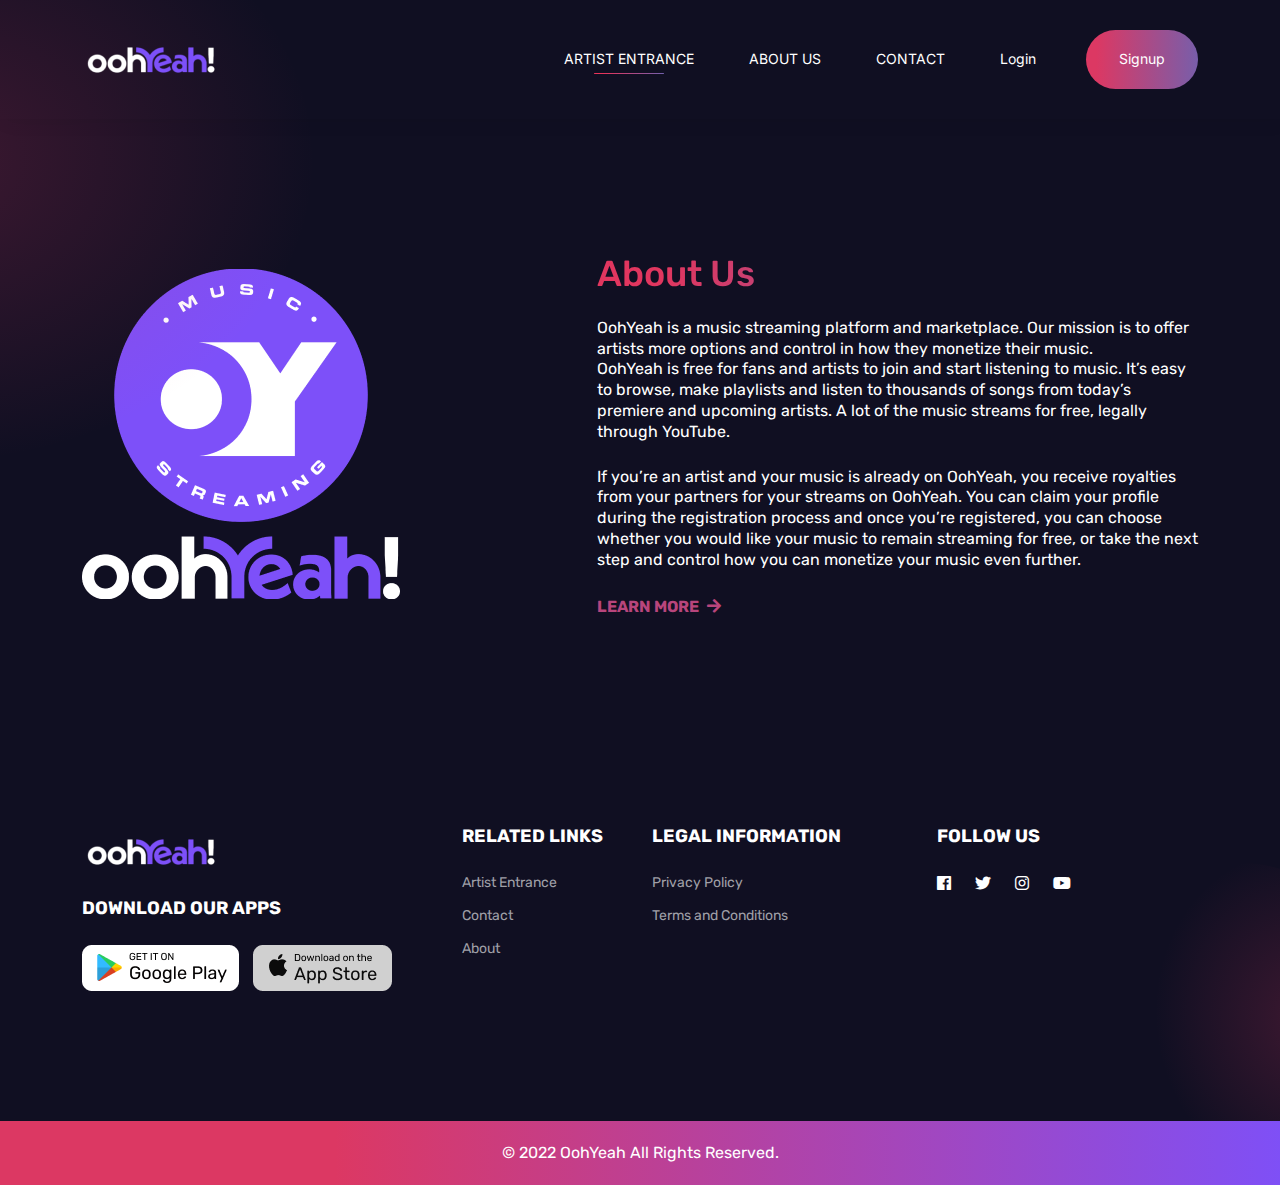
<file: about.html>
<!DOCTYPE html>
<html lang="en-US">
  <head>
    <meta charset="UTF-8" />
    <meta name="viewport" content="width=device-width, initial-scale=1.0" />
    <title>Home</title>
    <link rel="stylesheet" href="assets/plugin/css/bootstrap.min.css" />
    <link rel="stylesheet" href="fonts/font-awesome/css/all.min.css" />
    <link rel="stylesheet" href="assets/plugin/css/slick.css" />
    <link rel="stylesheet" href="assets/css/header.css" />
    <link rel="stylesheet" href="assets/css/hero.css" />
    <link rel="stylesheet" href="assets/css/advantage.css" />
    <link rel="stylesheet" href="assets/css/about.css" />
    <link rel="stylesheet" href="assets/css/offer.css" />
    <link rel="stylesheet" href="assets/css/profile.css" />
    <link rel="stylesheet" href="assets/css/get-start.css" />
    <link rel="stylesheet" href="assets/css/artist.css" />
    <link rel="stylesheet" href="assets/css/about-page.css" />
    <link rel="stylesheet" href="assets/css/footer.css" />

    <link href="https://fonts.googleapis.com/css2?family=Inter:wght@300;400;500;600;700;800;900&family=Rubik:ital,wght@0,300;0,400;0,500;0,600;0,700;0,800;0,900;1,300;1,400;1,500;1,600&display=swap" rel="stylesheet">
  </head>
  <body class="home-page">
  
    <div class="site-wrapper">
      <header class="header">
        <div class="container">
          <div class="header-wrap">
            <div class="site-logo">
              <a href="#" class="logo-link"><img src="assets/images/Logo.png" alt=""></a>
            </div>
            <div class="navigation">
              <ul class="main-menu">
                <li class="current-item"><a href="#">ARTIST ENTRANCE </a></li>
                <li><a href="#">ABOUT US</a></li>
                <li><a href="#">CONTACT</a></li>
                <li><a href="#">Login</a></li>
                <li><a href="#" class="btn-primery">Signup</a></li>
              </ul>
            </div>
            <div class="menu-toggle"><i class="fas fa-bars"></i></div>
          </div>
                             
        </div>
      </header>

      <!-- about section -->
      <section class="about-sec about-page-sec">
        <div class="container">
          <div class="row align-items-center">
            <div class="col-lg-5">
              <div class="about-img">
                <img src="assets/images/about-img.png" alt="" class="img-fluid">
              </div>
            </div>
            <div class="col-lg-7">
              <div class="hero-content about-page-content about-content">
                <h2>About Us</h2>
                <p>OohYeah is a music streaming platform and marketplace.  Our mission is to offer artists more options and control in how they monetize their music. <br>
                    OohYeah is free for fans and artists to join and start listening to music. It’s easy to browse, make playlists and listen to thousands of songs from today’s premiere and upcoming artists.  A lot of the music streams for free, legally through YouTube.
                    </p>
                <p>If you’re an artist and your music is already on OohYeah, you receive royalties from your partners for your streams on OohYeah.  You can claim your profile during the registration process and once you’re registered, you can choose whether you would like your music to remain streaming for free, or take the next step and control how you can monetize your music even further. </p>
                <a href="#">LEARN MORE <i class="fas fa-arrow-right"></i></a>
              </div>
            </div>
          </div>
        </div>
      </section>
      <!-- about section -->





      <!-- footer -->
      <footer class="footer">
        <div class="footer-main">
          <div class="container">
            <div class="row">
              <div class="col-lg-4">
                <div class="footer-content">
                  <img src="assets/images/Logo.png" alt="" class="img-fluid footer-logo">
                  <h3 class="footer-title">DOWNLOAD OUR APPS</h3>
                  <div class="hero-btn">
                    <a href="#"><img src="assets/images/playstore.png" alt="" class="img-fluid"></a>
                    <a href="#"><img src="assets/images/appstore.png" alt="" class="img-fluid"></a>
                  </div>
                </div>
              </div>
              <div class="col-lg-2">
                <div class="footer-content">
                  <h3 class="footer-title">RELATED LINKS</h3>
                  <ul class="footer-links">
                    <li><a href="#">Artist Entrance</a></li>
                    <li><a href="#">Contact</a></li>
                    <li><a href="#">About</a></li>
                  </ul>
                </div>
              </div>
              <div class="col-lg-3">
                <div class="footer-content">
                  <h3 class="footer-title">LEGAL INFORMATION</h3>
                  <ul class="footer-links">
                    <li><a href="#">Privacy Policy</a></li>
                    <li><a href="#">Terms and Conditions</a></li>
                  </ul>
                </div>
              </div>
              <div class="col-lg-3">
                <div class="footer-content">
                  <h3 class="footer-title">FOLLOW US </h3>
                  <div class="social-links">
                    <a href="#"><i class="fab fa-facebook"></i></a>
                    <a href="#"><i class="fab fa-twitter"></i></a>
                    <a href="#"><i class="fab fa-instagram"></i></a>
                    <a href="#"><i class="fab fa-youtube"></i></a>
                  </div>
                </div>
              </div>
            </div>
          </div>
        </div>
      </div>
      <div class="footer-copyright">
        <div class="container">
          <p class="copyright">© 2022 OohYeah All Rights Reserved.</p>
        </div>
      </div>
      </footer>
      <!-- footer -->
      



    </div>




    <script src="assets/js/jquery.js"></script>
    <script src="assets/js/bootstrap.min.js"></script>
    <script src="assets/js/slick.min.js"></script>
    <script src="assets/js/main.js"></script>
  </body>
</html>
</file>
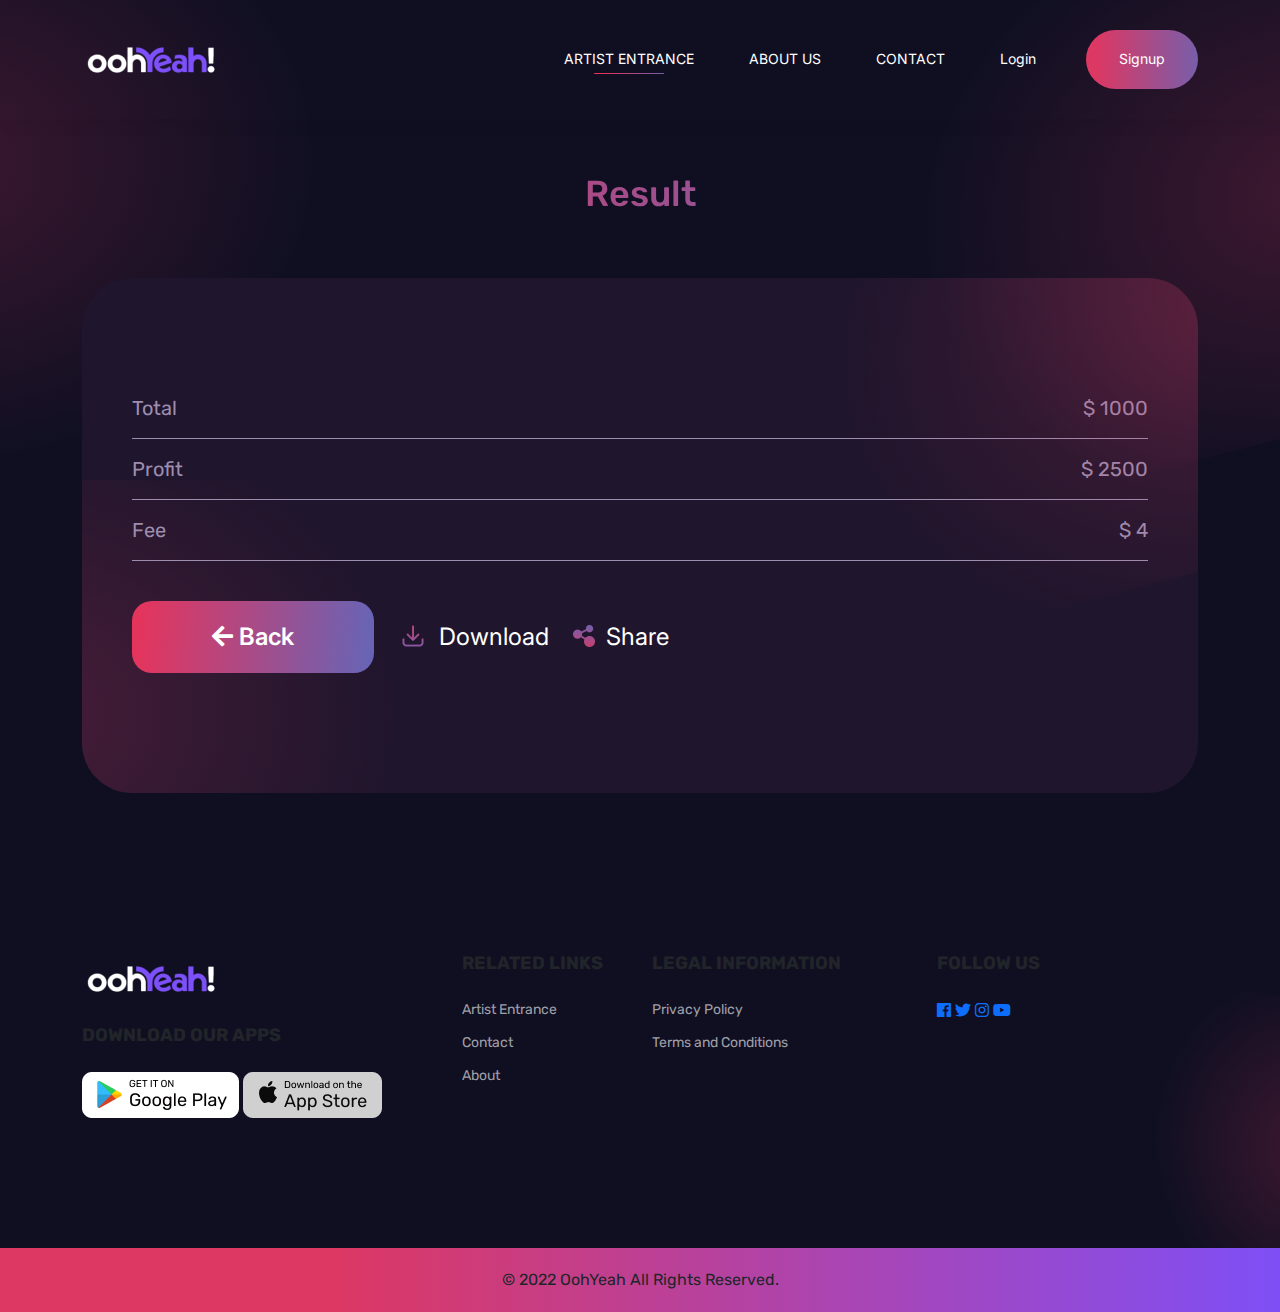
<file: estimate-result.html>
<!DOCTYPE html>
<html lang="en-US">
  <head>
    <meta charset="UTF-8" />
    <meta name="viewport" content="width=device-width, initial-scale=1.0" />
    <title>Estimation</title>
    <link rel="stylesheet" href="assets/plugin/css/bootstrap.min.css" />
    <link rel="stylesheet" href="fonts/font-awesome/css/all.min.css" />
    <link rel="stylesheet" href="assets/css/header.css" />
    <link rel="stylesheet" href="assets/css/estimation.css">
    <link rel="stylesheet" href="assets/css/footer.css">
    <link href="https://fonts.googleapis.com/css2?family=Inter:wght@300;400;500;600;700;800;900&family=Rubik:ital,wght@0,300;0,400;0,500;0,600;0,700;0,800;0,900;1,300;1,400;1,500;1,600&display=swap" rel="stylesheet">
  </head>
  <body>

    <header class="header">
        <div class="container">
          <div class="header-wrap">
            <div class="site-logo">
              <a href="#" class="logo-link"><img src="assets/images/Logo.png" alt=""></a>
            </div>
            <div class="navigation">
              <ul class="main-menu">
                <li class="current-item"><a href="#">ARTIST ENTRANCE </a></li>
                <li><a href="#">ABOUT US</a></li>
                <li><a href="#">CONTACT</a></li>
                <li><a href="#">Login</a></li>
                <li><a href="#" class="btn-primery">Signup</a></li>
              </ul>
            </div>
            <div class="menu-toggle"><i class="fas fa-bars"></i></div>
          </div>
                             
        </div>
      </header>
  
    <section class="estimation-sec">
        <div class="container">
            <div class="section-head">
                <h2 class="est-title">Result</h2>
            </div>
            <div class="estimate-content-area">
                <div class="estimate-form-wrap">
                    <div class="estimate-content">
                        <ul class="ec-content-list">
                            <li>
                                <span>Total</span>
                                <span>$ 1000</span>
                            </li>
                            <li>
                                <span>Profit</span>
                                <span>$ 2500</span>
                            </li>
                            <li>
                                <span>Fee</span>
                                <span>$ 4</span>
                            </li>
                        </ul>
                        <div class="est-result-btns">
                            <button class="est-back"><i class="fas fa-arrow-left"></i> Back</button>
                            <button class="est-reset"><img src="assets/images/est-download.png" alt="" class="img-fluid"> Download</button>
                            <button class="est-reset"><img src="assets/images/est-share.png" alt="" class="img-fluid"> Share</button>
                        </div>
                    </div>
                </div>
            </div>
        </div>
    </section>


    <!-- footer -->
    <footer class="footer">
        <div class="footer-main">
          <div class="container">
            <div class="row">
              <div class="col-lg-4">
                <div class="footer-content">
                  <img src="assets/images/Logo.png" alt="" class="img-fluid footer-logo">
                  <h3 class="footer-title">DOWNLOAD OUR APPS</h3>
                  <div class="hero-btn">
                    <a href="#"><img src="assets/images/playstore.png" alt="" class="img-fluid"></a>
                    <a href="#"><img src="assets/images/appstore.png" alt="" class="img-fluid"></a>
                  </div>
                </div>
              </div>
              <div class="col-lg-2">
                <div class="footer-content">
                  <h3 class="footer-title">RELATED LINKS</h3>
                  <ul class="footer-links">
                    <li><a href="#">Artist Entrance</a></li>
                    <li><a href="#">Contact</a></li>
                    <li><a href="#">About</a></li>
                  </ul>
                </div>
              </div>
              <div class="col-lg-3">
                <div class="footer-content">
                  <h3 class="footer-title">LEGAL INFORMATION</h3>
                  <ul class="footer-links">
                    <li><a href="#">Privacy Policy</a></li>
                    <li><a href="#">Terms and Conditions</a></li>
                  </ul>
                </div>
              </div>
              <div class="col-lg-3">
                <div class="footer-content">
                  <h3 class="footer-title">FOLLOW US </h3>
                  <div class="social-links">
                    <a href="#"><i class="fab fa-facebook"></i></a>
                    <a href="#"><i class="fab fa-twitter"></i></a>
                    <a href="#"><i class="fab fa-instagram"></i></a>
                    <a href="#"><i class="fab fa-youtube"></i></a>
                  </div>
                </div>
              </div>
            </div>
          </div>
        </div>
      </div>
      <div class="footer-copyright">
        <div class="container">
          <p class="copyright">© 2022 OohYeah All Rights Reserved.</p>
        </div>
      </div>
      </footer>
      <!-- footer -->




    <script src="assets/js/jquery.js"></script>
    <script src="assets/js/bootstrap.min.js"></script>
    <script src="assets/js/slick.min.js"></script>
    <script src="assets/js/main.js"></script>
  </body>
</html>
</file>
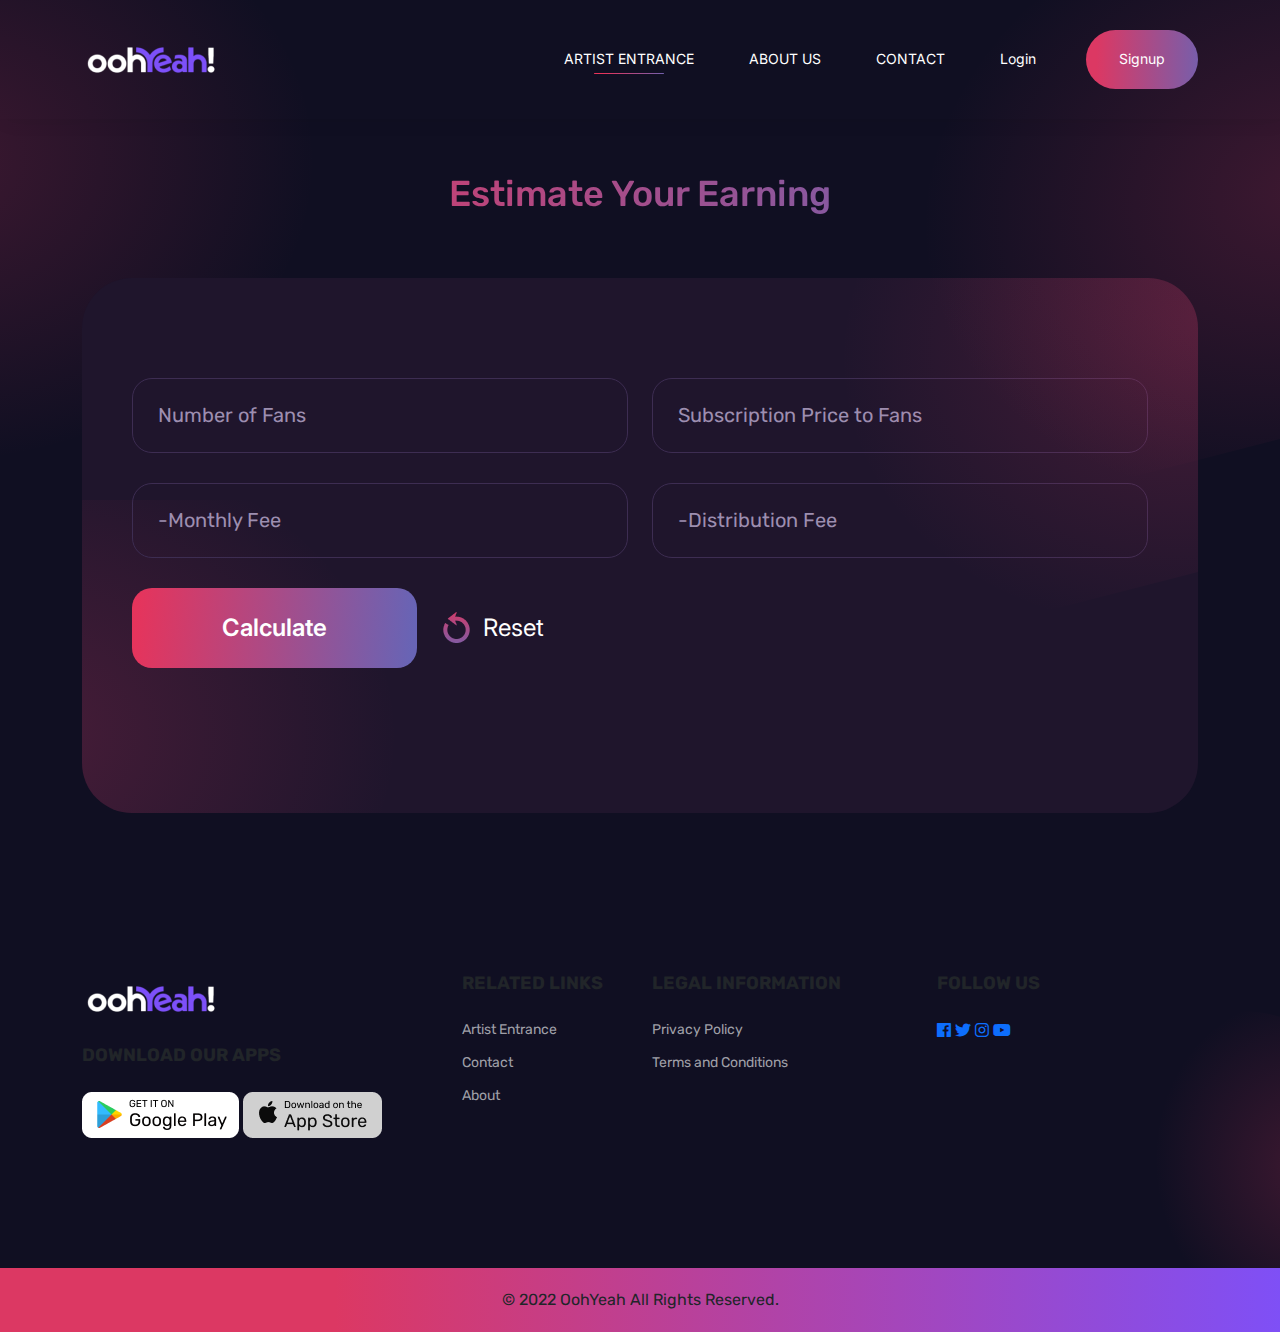
<file: estimation.html>
<!DOCTYPE html>
<html lang="en-US">
  <head>
    <meta charset="UTF-8" />
    <meta name="viewport" content="width=device-width, initial-scale=1.0" />
    <title>Estimation</title>
    <link rel="stylesheet" href="assets/plugin/css/bootstrap.min.css" />
    <link rel="stylesheet" href="fonts/font-awesome/css/all.min.css" />
    <link rel="stylesheet" href="assets/css/header.css" />
    <link rel="stylesheet" href="assets/css/estimation.css">
    <link rel="stylesheet" href="assets/css/footer.css">
    <link href="https://fonts.googleapis.com/css2?family=Inter:wght@300;400;500;600;700;800;900&family=Rubik:ital,wght@0,300;0,400;0,500;0,600;0,700;0,800;0,900;1,300;1,400;1,500;1,600&display=swap" rel="stylesheet">
  </head>
  <body>

    <header class="header">
        <div class="container">
          <div class="header-wrap">
            <div class="site-logo">
              <a href="#" class="logo-link"><img src="assets/images/Logo.png" alt=""></a>
            </div>
            <div class="navigation">
              <ul class="main-menu">
                <li class="current-item"><a href="#">ARTIST ENTRANCE </a></li>
                <li><a href="#">ABOUT US</a></li>
                <li><a href="#">CONTACT</a></li>
                <li><a href="#">Login</a></li>
                <li><a href="#" class="btn-primery">Signup</a></li>
              </ul>
            </div>
            <div class="menu-toggle"><i class="fas fa-bars"></i></div>
          </div>
                             
        </div>
      </header>
  
    <section class="estimation-sec">
        <div class="container">
            <div class="section-head">
                <h2 class="est-title">Estimate Your Earning</h2>
            </div>
            <div class="estimate-content-area">
                <div class="estimate-form-wrap">
                    <form action="#">
                        <div class="row">
                            <div class="col-lg-6">
                                <div class="estimate-field">
                                    <input type="text" name="fans" placeholder="Number of Fans" class="form-control">
                                </div>
                            </div>
                            <div class="col-lg-6">
                                <div class="estimate-field">
                                    <input type="text" name="Subscription" placeholder="Subscription Price to Fans" class="form-control">
                                </div>
                            </div>
                            <div class="col-lg-6">
                                <div class="estimate-field">
                                    <input type="text" name="monthlyfee" placeholder="-Monthly Fee" class="form-control">
                                </div>
                            </div>
                            <div class="col-lg-6">
                                <div class="estimate-field">
                                    <input type="text" name="dist-fee" placeholder="-Distribution Fee" class="form-control">
                                </div>
                            </div>
                            <div class="col-12">
                                <div class="estimate-field">
                                    <button class="est-submit">Calculate</button>
                                    <button class="est-reset"><img src="assets/images/reset.png" alt="Reset" class="img-fluid"> Reset</button>
                                </div>
                            </div>
                        </div>
                    </form>
                </div>
            </div>
        </div>
    </section>


    <!-- footer -->
    <footer class="footer">
        <div class="footer-main">
          <div class="container">
            <div class="row">
              <div class="col-lg-4">
                <div class="footer-content">
                  <img src="assets/images/Logo.png" alt="" class="img-fluid footer-logo">
                  <h3 class="footer-title">DOWNLOAD OUR APPS</h3>
                  <div class="hero-btn">
                    <a href="#"><img src="assets/images/playstore.png" alt="" class="img-fluid"></a>
                    <a href="#"><img src="assets/images/appstore.png" alt="" class="img-fluid"></a>
                  </div>
                </div>
              </div>
              <div class="col-lg-2">
                <div class="footer-content">
                  <h3 class="footer-title">RELATED LINKS</h3>
                  <ul class="footer-links">
                    <li><a href="#">Artist Entrance</a></li>
                    <li><a href="#">Contact</a></li>
                    <li><a href="#">About</a></li>
                  </ul>
                </div>
              </div>
              <div class="col-lg-3">
                <div class="footer-content">
                  <h3 class="footer-title">LEGAL INFORMATION</h3>
                  <ul class="footer-links">
                    <li><a href="#">Privacy Policy</a></li>
                    <li><a href="#">Terms and Conditions</a></li>
                  </ul>
                </div>
              </div>
              <div class="col-lg-3">
                <div class="footer-content">
                  <h3 class="footer-title">FOLLOW US </h3>
                  <div class="social-links">
                    <a href="#"><i class="fab fa-facebook"></i></a>
                    <a href="#"><i class="fab fa-twitter"></i></a>
                    <a href="#"><i class="fab fa-instagram"></i></a>
                    <a href="#"><i class="fab fa-youtube"></i></a>
                  </div>
                </div>
              </div>
            </div>
          </div>
        </div>
      </div>
      <div class="footer-copyright">
        <div class="container">
          <p class="copyright">© 2022 OohYeah All Rights Reserved.</p>
        </div>
      </div>
      </footer>
      <!-- footer -->




    <script src="assets/js/jquery.js"></script>
    <script src="assets/js/bootstrap.min.js"></script>
    <script src="assets/js/slick.min.js"></script>
    <script src="assets/js/main.js"></script>
  </body>
</html>
</file>
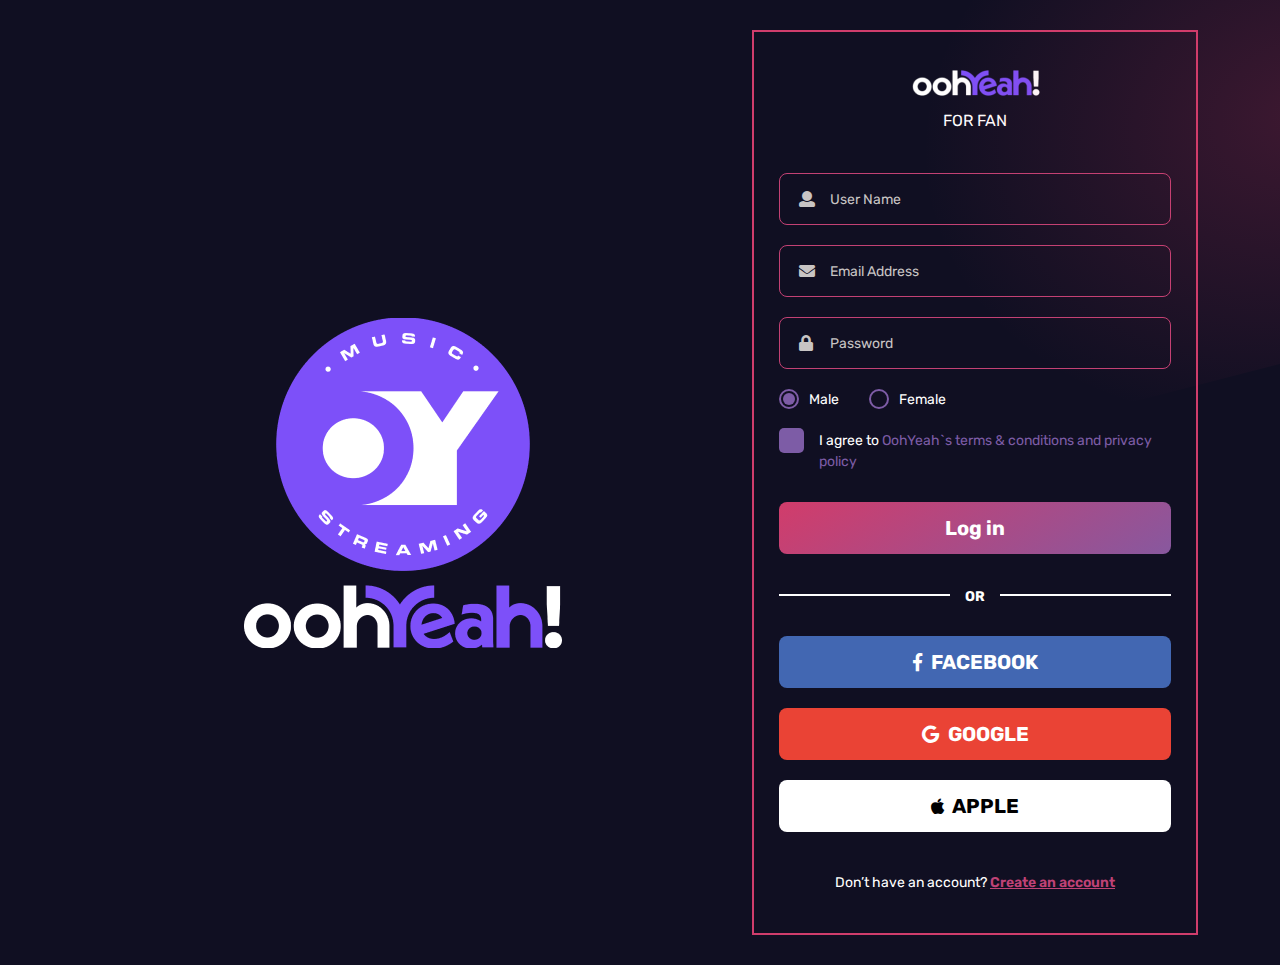
<file: login-fan.html>
<!DOCTYPE html>
<html lang="en-US">
  <head>
    <meta charset="UTF-8" />
    <meta name="viewport" content="width=device-width, initial-scale=1.0" />
    <title>Home</title>
    <link rel="stylesheet" href="assets/plugin/css/bootstrap.min.css" />
    <link rel="stylesheet" href="fonts/font-awesome/css/all.min.css" />
    <link rel="stylesheet" href="assets/plugin/css/slick.css" />
    <link rel="stylesheet" href="assets/css/header.css" />
    <link rel="stylesheet" href="assets/css/login.css" />

    <link href="https://fonts.googleapis.com/css2?family=Inter:wght@300;400;500;600;700;800;900&family=Rubik:ital,wght@0,300;0,400;0,500;0,600;0,700;0,800;0,900;1,300;1,400;1,500;1,600&display=swap" rel="stylesheet">
  </head>
  <body class="login-page">
  
    <div class="site-wrapper">
      <div class="login-area">
          <div class="container">
              <div class="row align-items-center">
                  <div class="col-lg-7">
                      <div class="login-logo text-center">
                          <img src="assets/images/about-img.png" alt="" class="img-fluid">
                          
                      </div>
                  </div>
                  <div class="col-lg-5">
                      <div class="login-form-wrap">
                          <div class="login-head text-center">
                              <img src="assets/images/Logo.png" alt="" class="img-fluid">
                              <p>FOR FAN</p>
                          </div>
                          <div class="login-form-area">
                            <div class="form-field">
                                <input type="text" name="name" class="form-control" placeholder="User Name">
                                <i class="fas fa-user"></i>
                            </div>
                              <div class="form-field">
                                  <input type="email" name="email" class="form-control" placeholder="Email Address">
                                  <i class="fas fa-envelope"></i>
                              </div>
                              <div class="form-field">
                                    <input type="password" name="password" class="form-control" placeholder="Password">
                                    <i class="fas fa-lock"></i>
                                </div>
                                <div class="form-radio-field d-flex">
                                    <label for="male">
                                        <input type="radio" name="gender" id="male" checked>
                                        Male
                                        <span></span>
                                    </label>
                                    <label for="female">
                                        <input type="radio" name="gender" id="female">
                                        Female
                                        <span></span>
                                    </label>
                                </div>
                                
                                <div class="form-bottom-field">
                                    <div class="remember-area">
                                        <label for="remember">
                                            <input type="checkbox" name="remember" id="remember">
                                            <span></span>
                                            I agree to <a href="#"> OohYeah`s terms & conditions and privacy policy</a> 
                                        </label>
                                    </div>
                                </div>
                                <div class="form-field">
                                    <button type="submit" class="form-submit-btn">Log in</button>
                                </div>
                          </div>
                          <div class="login-outer-wrap">
                              <div class="login-devider">
                                  <span>OR</span>
                              </div>
                              <div class="login-outer-btns">
                                  <button class="api-login-btn fb-login"><i class="fab fa-facebook-f"></i> Facebook</button>
                                  <button class="api-login-btn google-login"><i class="fab fa-google"></i> Google</button>
                                  <button class="api-login-btn apple-login"><i class="fab fa-apple"></i> Apple</button>
                              </div>
                              <div class="login-outer-footer">
                                  <p class="singup-link">Don’t have an account? <a href="#">Create an account</a> </p>
                              </div>
                          </div>
                      </div>
                  </div>
              </div>
          </div>
      </div>
      



    </div>




    <script src="assets/js/jquery.js"></script>
    <script src="assets/js/bootstrap.min.js"></script>
    <script src="assets/js/slick.min.js"></script>
    <script src="assets/js/main.js"></script>
  </body>
</html>
</file>
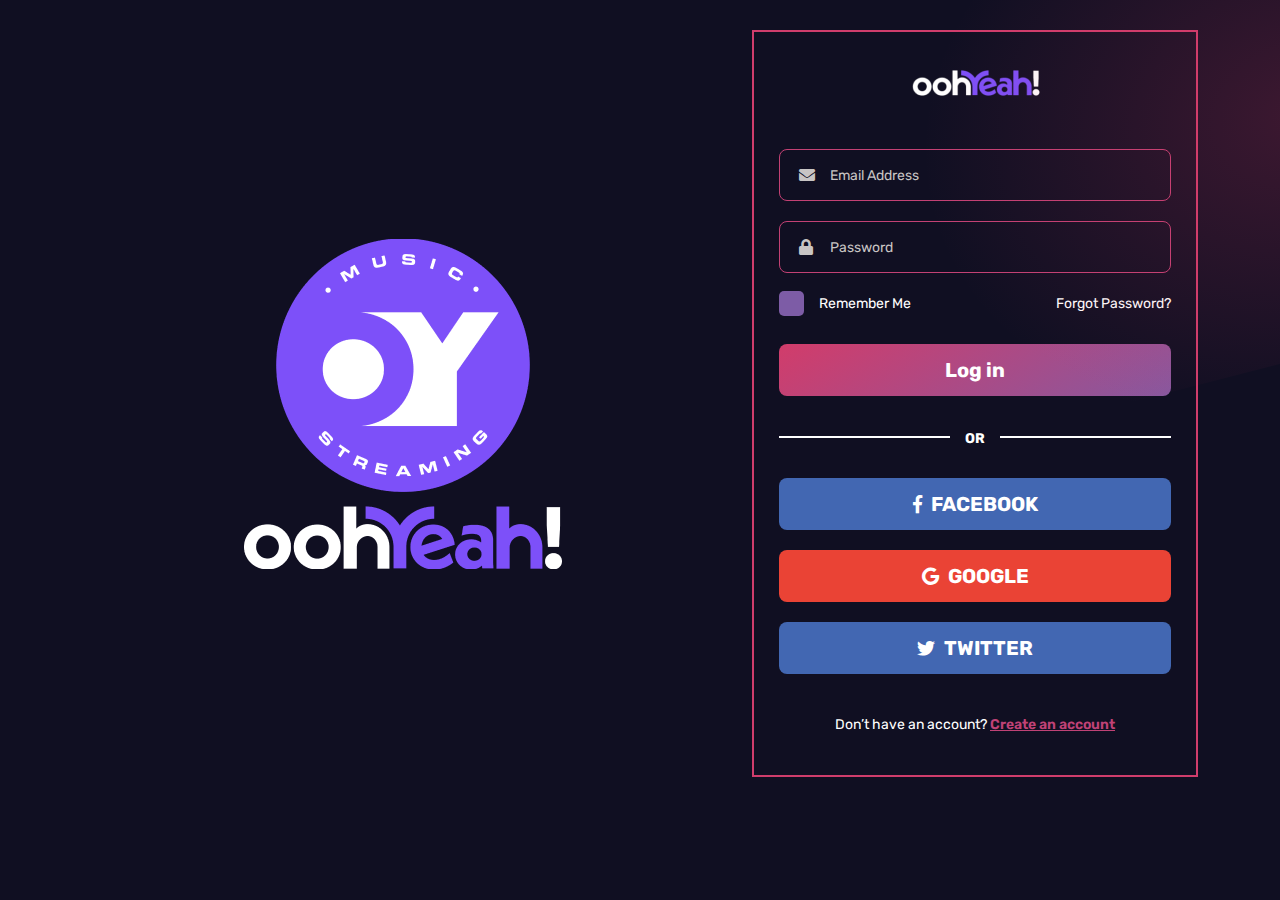
<file: login.html>
<!DOCTYPE html>
<html lang="en-US">
  <head>
    <meta charset="UTF-8" />
    <meta name="viewport" content="width=device-width, initial-scale=1.0" />
    <title>Home</title>
    <link rel="stylesheet" href="assets/plugin/css/bootstrap.min.css" />
    <link rel="stylesheet" href="fonts/font-awesome/css/all.min.css" />
    <link rel="stylesheet" href="assets/plugin/css/slick.css" />
    <link rel="stylesheet" href="assets/css/header.css" />
    <link rel="stylesheet" href="assets/css/login.css" />

    <link href="https://fonts.googleapis.com/css2?family=Inter:wght@300;400;500;600;700;800;900&family=Rubik:ital,wght@0,300;0,400;0,500;0,600;0,700;0,800;0,900;1,300;1,400;1,500;1,600&display=swap" rel="stylesheet">
  </head>
  <body class="login-page">
  
    <div class="site-wrapper">
      <div class="login-area">
          <div class="container">
              <div class="row align-items-center">
                  <div class="col-lg-7">
                      <div class="login-logo text-center">
                          <img src="assets/images/about-img.png" alt="" class="img-fluid">
                      </div>
                  </div>
                  <div class="col-lg-5">
                      <div class="login-form-wrap">
                          <div class="login-head text-center">
                              <img src="assets/images/Logo.png" alt="" class="img-fluid">
                          </div>
                          <div class="login-form-area">
                              <div class="form-field">
                                  <input type="email" name="email" class="form-control" placeholder="Email Address">
                                  <i class="fas fa-envelope"></i>
                              </div>
                              <div class="form-field">
                                    <input type="password" name="password" class="form-control" placeholder="Password">
                                    <i class="fas fa-lock"></i>
                                </div>
                                <div class="form-bottom-field d-flex justify-content-between">
                                    <div class="remember-area">
                                        <label for="remember">
                                            <input type="checkbox" name="remember" id="remember">
                                            <span></span>
                                            Remember Me
                                        </label>
                                    </div>
                                    <a href="#" class="forgot-link">Forgot Password?</a>
                                </div>
                                <div class="form-field">
                                    <button type="submit" class="form-submit-btn">Log in</button>
                                </div>
                          </div>
                          <div class="login-outer-wrap">
                              <div class="login-devider">
                                  <span>OR</span>
                              </div>
                              <div class="login-outer-btns">
                                  <button class="api-login-btn fb-login"><i class="fab fa-facebook-f"></i> Facebook</button>
                                  <button class="api-login-btn google-login"><i class="fab fa-google"></i> Google</button>
                                  <button class="api-login-btn twitter-login"><i class="fab fa-twitter"></i> Twitter</button>
                              </div>
                              <div class="login-outer-footer">
                                  <p class="singup-link">Don’t have an account? <a href="#">Create an account</a> </p>
                              </div>
                          </div>
                      </div>
                  </div>
              </div>
          </div>
      </div>
      



    </div>




    <script src="assets/js/jquery.js"></script>
    <script src="assets/js/bootstrap.min.js"></script>
    <script src="assets/js/slick.min.js"></script>
    <script src="assets/js/main.js"></script>
  </body>
</html>
</file>
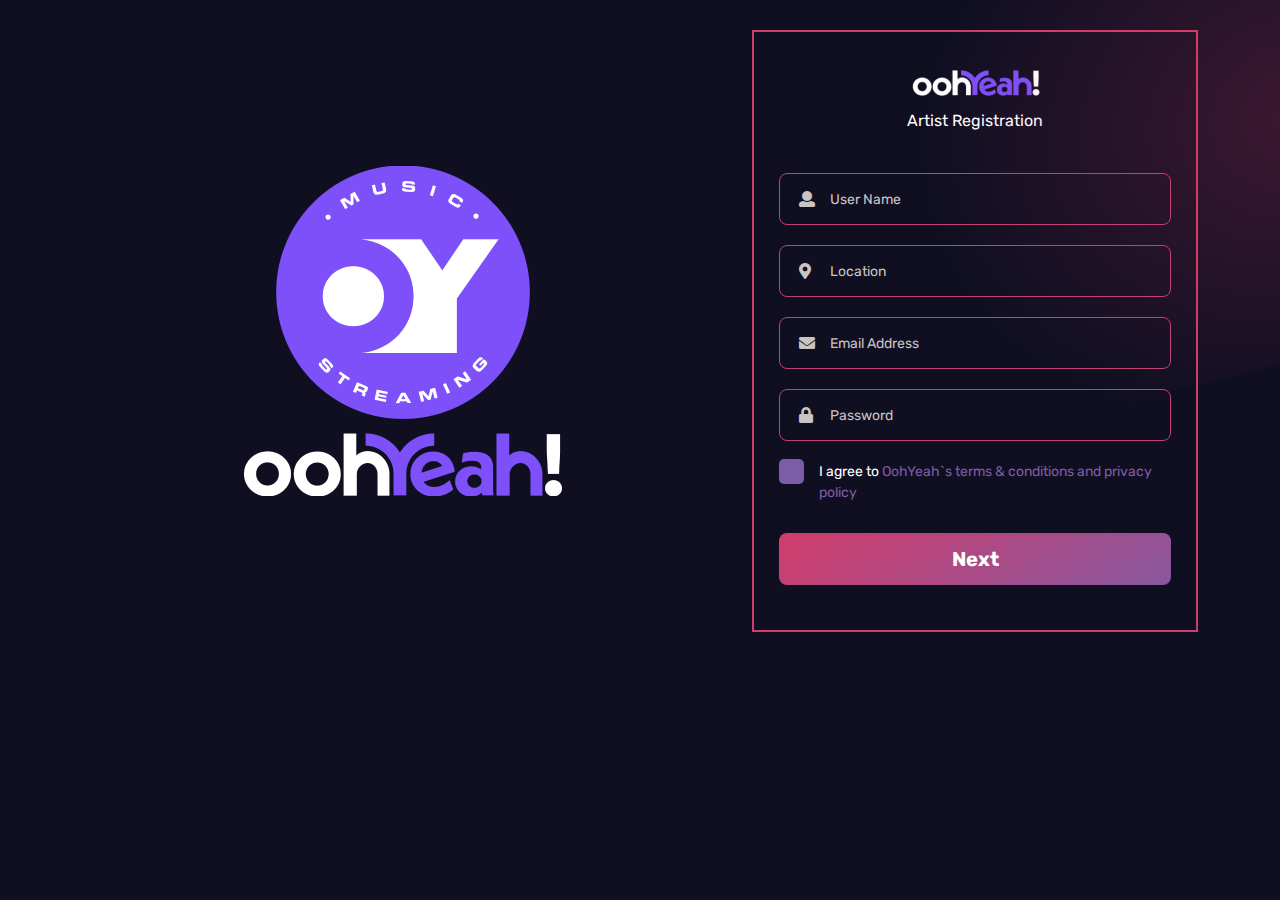
<file: signup.html>
<!DOCTYPE html>
<html lang="en-US">
  <head>
    <meta charset="UTF-8" />
    <meta name="viewport" content="width=device-width, initial-scale=1.0" />
    <title>ARtist Registration</title>
    <link rel="stylesheet" href="assets/plugin/css/bootstrap.min.css" />
    <link rel="stylesheet" href="fonts/font-awesome/css/all.min.css" />
    <link rel="stylesheet" href="assets/plugin/css/slick.css" />
    <link rel="stylesheet" href="assets/css/header.css" />
    <link rel="stylesheet" href="assets/css/login.css" />

    <link href="https://fonts.googleapis.com/css2?family=Inter:wght@300;400;500;600;700;800;900&family=Rubik:ital,wght@0,300;0,400;0,500;0,600;0,700;0,800;0,900;1,300;1,400;1,500;1,600&display=swap" rel="stylesheet">
  </head>
  <body class="login-page">
  
    <div class="site-wrapper">
      <div class="login-area">
          <div class="container">
              <div class="row align-items-center">
                  <div class="col-lg-7">
                      <div class="login-logo text-center">
                          <img src="assets/images/about-img.png" alt="" class="img-fluid">
                          
                      </div>
                  </div>
                  <div class="col-lg-5">
                      <div class="login-form-wrap">
                          <div class="login-head text-center">
                              <img src="assets/images/Logo.png" alt="" class="img-fluid">
                              <p>Artist Registration</p>
                          </div>
                          <div class="login-form-area">
                            <div class="form-field">
                                <input type="text" name="name" class="form-control" placeholder="User Name">
                                <i class="fas fa-user"></i>
                            </div>
                            <div class="form-field">
                                <input type="text" name="location" class="form-control" placeholder="Location">
                                <i class="fas fa-map-marker-alt"></i>
                            </div>
                              <div class="form-field">
                                  <input type="email" name="email" class="form-control" placeholder="Email Address">
                                  <i class="fas fa-envelope"></i>
                              </div>
                              <div class="form-field">
                                    <input type="password" name="password" class="form-control" placeholder="Password">
                                    <i class="fas fa-lock"></i>
                                </div>
                                
                                <div class="form-bottom-field">
                                    <div class="remember-area">
                                        <label for="remember">
                                            <input type="checkbox" name="remember" id="remember">
                                            <span></span>
                                            I agree to <a href="#"> OohYeah`s terms & conditions and privacy policy</a> 
                                        </label>
                                    </div>
                                </div>
                                <div class="form-field">
                                    <button type="submit" class="form-submit-btn">Next</button>
                                </div>
                          </div>
                      </div>
                  </div>
              </div>
          </div>
      </div>
      



    </div>




    <script src="assets/js/jquery.js"></script>
    <script src="assets/js/bootstrap.min.js"></script>
    <script src="assets/js/slick.min.js"></script>
    <script src="assets/js/main.js"></script>
  </body>
</html>
</file>
<file: assets/css/header.css>
/* common css */

* {
    margin: 0;
    padding: 0;
  }
  body {
    font-family: 'Rubik','Inter', sans-serif;
    -webkit-transition: all 0.3s ease;
    transition: all 0.3s ease;
    overflow-x: hidden;
  }
  .fix {
    overflow: hidden;
  }

  .btn-primery{
    padding: 20px 33px;
    background: linear-gradient(90.43deg, #DC3863 9.34%, #755FAC 102.52%);
    border-radius: 60px;
    display: inline-block;
    font-size: 18px;
    color: #fff;
    transition: 0.4s;
    text-decoration: none;
  }

  .section-head{
    text-align: center;
    margin-bottom: 60px;
  }

  .section-title{
    font-size: 32px;
    font-weight: 700;
    line-height: 1.33;
    background: linear-gradient(90.04deg, #8559A1 10.2%, #DC3863 94.22%);
    -webkit-background-clip: text;
    background-clip: text;
    -webkit-text-fill-color: transparent;
    text-fill-color: transparent;
    margin-bottom: 20px;
    padding: 0;
    letter-spacing: 0.06em;
    
  }


  .btn-primery:hover{
    background: linear-gradient(90.43deg, #755FAC 9.34%, #DC3863 102.52%);
    color: #fff;
  }
  
  input:focus, button:focus{
    outline: none;
    border: 1px solid #5e0000;
  }

  h1,h2,h3,h4,h5,h6{
    font-family: 'Rubik';
  }



  /* header css */

  .home-page{
    background: #000;
    color: #fff;
  }
  
  ul.main-menu {
    display: -webkit-box;
    display: -ms-flexbox;
    display: flex;
    list-style: none;
    margin: 0;
    -ms-flex-wrap: wrap;
    flex-wrap: wrap;
    align-items: center;
  }
  
  ul.main-menu li a {
    display: block;
    text-decoration: none;
    font-size: 14px;
    line-height: 1.33;
    margin-left: 45px;
    position: relative;
    color: #fff;
    font-family: 'Inter';
    padding: 5px;
  }

  ul.main-menu li a.btn-primery{
    padding: 20px 33px;
  }

  ul.main-menu li a.btn-primery::before{
    display: none;
  }

  ul.main-menu li a::before{
    content: '';
    display: block;
    width: 50%;
    height: 1px;
    background: linear-gradient(90deg, #E8335A 11.46%, #7260AD 100%);
    border-radius: 10px;
    position: absolute;
    left: 50%;
    bottom: 0;
    transform: translateX(-50%) scale(0);
    transition: 0.3s;
  }

  ul.main-menu li a:hover::before, ul.main-menu li.current-item a::before{
    transform: translateX(-50%) scale(1);
  }
  
  header.header {
    padding: 30px 0;
    box-shadow: 4px 0 20px rgba(0,0,0, 0.08);
    -webkit-transition: 0.3s;
    -ms-transition: 0.3s;
    transition: 0.3s;
    position: absolute;
    left: 0;
    right: 0;
    z-index: 9999999;
  }
  
  .header-wrap {
    display: flex;
    justify-content: space-between;
    align-items: center;
  }
  
  .menu-toggle {
    display: none;
  }
  
  a.logo-link {
    text-decoration: none;
    font-size: 32px;
    font-weight: 700;
    color: #19bf24;
  }
  
  


  /* responsive */
  
@media (max-width:991px){
    .menu-toggle{
      display: block;
    }
  
    .menu-toggle i{
      cursor: pointer;
      color: #D23C6A;
      font-size: 26px;
    }
  
    ul.main-menu {
        display: block;
        position: absolute;
        width: 40%;
        left: -40%;
        background: #100F22;
        padding: 30px 0;
        z-index: 999;
        overflow: hidden;
        top: 100px;
        -webkit-transition: 0.4s;
        -o-transition: 0.4s;
        transition: 0.4s;
    }
  
    ul.main-menu.active-menu{
      left: 0;
    }
  
    ul.main-menu li a {
        text-align: center;
        color: #fff;
        margin: 15px 0;
    }
    
  }
  
  @media (max-width:767px){
    ul.main-menu {
        width: 60%;
        left: -60%;
    }

    br{
      display: none;
    }
  }
  
  @media (max-width:486px){
    ul.main-menu {
      width: 80%;
      left: -80%;
    }

    .section-title{
      font-size: 24px;
    }

    p{
      font-size: 14px;
    }
  }
</file>
<file: assets/css/hero.css>
.hero-sec{
    padding: 244px 0 132px;
    position: relative;
    overflow: hidden;
    background: #100F22;
}


.hero-sec::before{
    content: '';
    display: block;
    position: absolute;
    width: 659px;
    height: 538px;
    left: -250px;
    top: -75px;
    background: radial-gradient(58.48% 56.31% at 72.66% 43.69%, rgba(220, 56, 99, 0.22) 0%, rgba(125, 92, 166, 0) 100%) /* warning: gradient uses a rotation that is not supported by CSS and may not behave as expected */;
    border-radius: 250.5px;
    transform: matrix(-1, 0, 0, 1, 0, 0);
}

.hero-sec::after{
    content: '';
    display: block;
    position: absolute;
    width: 659px;
    height: 538px;
    right: -200px;
    bottom: -75px;
    background: radial-gradient(58.48% 56.31% at 72.66% 43.69%, rgba(220, 56, 99, 0.22) 0%, rgba(125, 92, 166, 0) 100%) /* warning: gradient uses a rotation that is not supported by CSS and may not behave as expected */;
    border-radius: 250.5px;
    transform: matrix(0.97, -0.25, -0.25, -0.97, 0, 0);
    z-index: 99;
}


.hero-content h2{
    font-size: 36px;
    font-weight: 500;
    line-height: 1.33;
    background: linear-gradient(89.74deg, #E1365F 10.61%, #765FAC 78.55%);
    -webkit-background-clip: text;
    background-clip: text;
    -webkit-text-fill-color: transparent;
    text-fill-color: transparent;
    margin-bottom: 20px;
    padding: 0;
}

.hero-content p{
    font-size: 16px;
    color: #fff;
    line-height: 1.3;
    margin-bottom: 24px;
}

.hero-btn a{
    margin-right: 10px;
}

@media (max-width: 991px){
    .hero-img{
        margin-top: 30px;
    }
}

@media (max-width: 486px){
    .hero-content h2{
        font-size: 28px;
    }

    .hero-content p{
        font-size: 14px;
    }

    .advantage-content h2{
        font-size: 32px;
    }
}
</file>
<file: assets/css/advantage.css>
.advantage-sec{
   position: relative;
   overflow: hidden;
}

.adv-inner{
    padding: 90px 0;
}

.advantage-content h2{
    font-weight: 400;
    color: #fff;
    font-size: 40px;
}

.advantage-content p{
    font-size: 16px;
    color: #fff;
}

.advantage-content ul{
    list-style: none;
    padding: 0;
    margin: 40px 0;
}

.advantage-content ul li{
    margin: 10px 0;
    background: url(../images/songicon.png);
    background-repeat: no-repeat;
    background-position: left center;
    padding-left: 30px;
}

.advantage-content .primery-btn{
    margin-top: 20px;
}

.adv-video{
    position: absolute;
    min-width: 100%;
    min-height: 100%;
    left: 0;
    z-index: -1;
}




@media (max-width: 486px){

    .advantage-content h2{
        font-size: 30px;
    }

    .advantage-content p, .advantage-content ul li{
        font-size: 14px;
    }
}
</file>
<file: assets/css/about.css>
.about-sec{
    background: #100F22;
    padding: 132px 0 117px;
}

.about-content{
    padding-left: 40px;
}

.about-content h3{
    color: #fff;
    font-size: 26px;
    line-height: 1.3;
    margin-bottom: 24px;
}

.about-content p{
    font-weight: 500;
}

.about-content ul{
    list-style: none;
    padding: 0;
    margin: 40px 0;
}

.about-content ul li{
    margin: 10px 0;
}

.about-content ul li::before{
    content: '\f058';
    font-family: 'Font Awesome 5 Free';
    color: #7D5CA6;
    margin-right: 10px;
}

.about-content a{
    display: inline-block;
    font-weight: 700;
    text-transform: uppercase;
    color: #B8457C;
    text-decoration: none;
}

.about-content a i{
    margin-left: 5px;
}

@media (max-width: 991px){
    .about-img{
        margin-bottom: 40px;
    }

    .about-content{
        padding-left: 0;
    }
}

@media (max-width: 486px){
    .about-content p, .about-content ul li{
        font-size: 14px;
    }

    .about-content h3{
        font-size: 22px;
    }
}
</file>
<file: assets/css/offer.css>
.offer-sec{
    padding: 90px 0 145px;
}

.offer-slide{
    box-sizing: border-box;
    width: 350px;
    height: 324px;
    margin-right: 20px;
    background: url('../images/offerbg.png');
    background-size: cover;
    background-repeat: no-repeat;
}

.offer-content{
    text-align: center;
    padding: 80px 40px 20px;
}

.offer-content img{
    margin: 0 auto 20px;
}

.offer-content h2{
    font-size: 22px;
    font-weight: 600;
    color: #fff;
    margin-bottom: 20px
}

.offer-btn{
    position: absolute;
    top: 50%;
    transform: translateY(-50%);
    width: 80px;
    height: 80px;
    background: linear-gradient(108.43deg, #DC3863 29.01%, #8559A1 87.65%);
    border-radius: 50%;
    color: #fff;
    font-size: 22px;
    z-index: 999;
    border: 0 none;
}

.offer-next{
    right: -20px;
}

.offer-prev{
    left: -24px;
}

@media (max-width: 991px){
    .offer-btn{
        width: 40px;
        height: 40px;
    }

    .offer-prev{
        left: -15px;
    }

    .offer-next{
        right: -10px;
    }
}

@media (max-width: 486px){

}
</file>
<file: assets/css/profile.css>
.profile-sec{
    background: #100F22;
    padding: 125px 0;
    position: relative;
    overflow: hidden;
}

.profile-sec::before{
    content: '';
    display: block;
    position: absolute;
    width: 659px;
    height: 538px;
    top: 20px;
    left: -340px;
    background: radial-gradient(58.48% 56.31% at 72.66% 43.69%, rgba(220, 56, 99, 0.22) 0%, rgba(125, 92, 166, 0) 100%) /* warning: gradient uses a rotation that is not supported by CSS and may not behave as expected */;
    border-radius: 250.5px;
    transform: matrix(-1, 0, 0, 1, 0, 0);
}

.profile-sec::after{
    content: '';
    display: block;
    position: absolute;
    width: 659px;
    height: 538px;
    bottom: -100px;
    right: -300px;
    background: radial-gradient(58.48% 56.31% at 72.66% 43.69%, rgba(220, 56, 99, 0.22) 0%, rgba(125, 92, 166, 0) 100%) /* warning: gradient uses a rotation that is not supported by CSS and may not behave as expected */;
    border-radius: 250.5px;
    transform: matrix(0.97, -0.25, -0.25, -0.97, 0, 0);
}

.profile-content{
    width: 280px;
    text-align: center;
    position: relative;
}

.profile-content h3{
    font-size: 22px;
    font-weight: 600;
    margin: 30px 0 20px;
}

.profile-content-wrap{
    position: relative;
}

.profile-content span.pro-num{
    position: absolute;
    top: 0;
    left: 10px;
    font-size: 40px;
    background: linear-gradient(180deg, #7D5CA6 0%, #DC3863 100%);
    -webkit-background-clip: text;
    background-clip: text;
    -webkit-text-fill-color: transparent;
    text-fill-color: transparent
}

.pc-indicator-1, .pc-indicator-2{
    position: absolute;
    top: 0;
}

.pc-indicator-1{
    left: 220px;
}

.pc-indicator-2{
    right: 300px;
}


@media (max-width: 991px){
    .pc-indicator-1, .pc-indicator-2{
        display: none;
    }

    .profile-content{
        margin: 0 auto 40px;
    }
}

@media (max-width: 486px){

    
}
</file>
<file: assets/css/get-start.css>
.get-start{
    position: relative;
    overflow: hidden;
}

.inner-get-start{
    padding: 170px 0;
}

.get-start-content h3{
    font-size: 36px;
    font-weight: 700;
    color: #fff;
    margin: 40px 0;
}

.get-start-content p{
    margin-bottom: 30px;
}

.gs-title{
    font-size: 40px;
    font-weight: 500;
    letter-spacing: 0.06em;
    background: linear-gradient(90.71deg, #DC3863 34.85%, #7D5CA6 83.7%);
    -webkit-background-clip: text;
    background-clip: text;
    -webkit-text-fill-color: transparent;
    text-fill-color: transparent;
    margin-bottom: 30px;
}

.get-start-content a.btn-primery{
    margin-top: 10px;
}

.social-links a{
    display: inline-block;
    color: #fff;
    margin-right: 20px;
    font-size: 16px;
    transition: 0.3s;
}

.social-links a:hover{
    color: #DC3863;
}


@media (max-width: 991px){
    .get-start-content h3{
        font-size: 28px;
    }
}

@media (max-width: 486px){

    .gs-title{
        font-size: 30px;
    }
}
</file>
<file: assets/css/artist.css>
.artist-sec{
    padding: 156px 0 200px;
}

.artist-content{
    text-align: center;
}

.artist-thumb{
    width: 200px;
    height: 200px;
    border-radius: 50%;
    margin: 0 auto;
    display: block;
    position: relative;
}

.artist-thumb img{
    width: 180px;
    height: 180px;
    display: block;
    border-radius: 50%;
    position: absolute;
    left: 50%;
    bottom: 0;
    transform: translateX(-50%);
}

.artist-slide{
    transform: scale(0.6);
    transition: 0.3s;
}

.artist-slide.slick-current{
    transform: scale(1);
}

.slick-current .artist-thumb{
    background: linear-gradient(180deg, #7D5CA6 0%, #DC3863 100%);
}

.artist-content h4{
    font-size: 20px;
    margin: 30px 0 5px;
}

.artist-btn{
    position: absolute;
    bottom: -100px;
    transform: translateX(-50%);
    width: 60px;
    height: 60px;
    border-radius: 50%;
    border: 0 none;
    background: #C6C6C6;
    color: #000;
    transition: 0.3s;
    transform-origin: center center;
    transform: scale(1);
}

.artist-btn:hover{
    transform: scale(1.4);
    background: linear-gradient(108.43deg, #DC3863 29.01%, #8559A1 87.65%);
    color: #fff;
}

.artist-prev{
    left: 43%;
}

.artist-next{
    right: 43%;
}

@media (max-width: 991px){
    .artist-next{
        right: 35%;
    }
    .artist-prev{
        left: 35%;
    }

    
}

@media (max-width: 767px){
    .artist-thumb{
        width: 100px;
        height: 100px;
    }

    .artist-thumb img{
        width: 80px;
        height: 80px;
    }
}

@media (max-width: 486px){

    .gs-title{
        font-size: 30px;
    }

    .artist-sec{
        padding: 80px 0;
    }
}
</file>
<file: assets/css/about-page.css>
.about-page-sec{
    padding-top: 250px;
    position: relative;
    overflow: hidden;
}


.about-page-sec::before{
    content: '';
    display: block;
    position: absolute;
    width: 659px;
    height: 538px;
    left: -250px;
    top: -75px;
    background: radial-gradient(58.48% 56.31% at 72.66% 43.69%, rgba(220, 56, 99, 0.22) 0%, rgba(125, 92, 166, 0) 100%) /* warning: gradient uses a rotation that is not supported by CSS and may not behave as expected */;
    border-radius: 250.5px;
    transform: matrix(-1, 0, 0, 1, 0, 0);
}

.about-page-content p{
    font-weight: 400;
}
</file>
<file: assets/css/footer.css>
.footer-main{
    padding: 90px 0 130px;
    background: #100F22;
    position: relative;
    overflow: hidden;
}

.footer-main::after{
    content: '';
    display: block;
    position: absolute;
    width: 263.54px;
    height: 307.89px;
    right: -100px;
    bottom: -50px;

    background: radial-gradient(58.48% 56.31% at 72.66% 43.69%, rgba(220, 56, 99, 0.22) 0%, rgba(125, 92, 166, 0) 100%) /* warning: gradient uses a rotation that is not supported by CSS and may not behave as expected */;
    border-radius: 250.5px;
    transform: matrix(0.97, -0.25, -0.25, -0.97, 0, 0);
}

.footer-content .footer-logo{
    margin-bottom: 20px;
}

.footer-title{
    font-size: 18px;
    font-weight: 700;
    text-transform: uppercase;
    margin-bottom: 25px;
}

ul.footer-links{
    list-style: none;
    padding: 0;
    margin: 0;
}

ul.footer-links li a{
    display: block;
    font-size: 14px;
    color: #9F9FA7;
    margin: 12px 0;
    text-decoration: none;
    transition: 0.3s;
}

ul.footer-links li a:hover{
    color: #CC3C7D;
}

.footer-copyright{
    padding: 20px 0;
    background: linear-gradient(89.97deg, #DC3863 26.17%, #7D50F9 101.49%);
}

p.copyright{
    margin: 0;
    text-align: center;
}



@media (max-width: 767px){
    .footer-content{
        margin-bottom: 40px;
    }
}

@media (max-width: 486px){
    .hero-btn a{
        margin-bottom: 10px;
        display: inline-block;
    }
    
}
</file>
<file: assets/css/estimation.css>
.estimation-sec{
    background: #100F22;
    padding: 170px 0 70px;
    position: relative;
    overflow: hidden;
}

.estimation-sec::before{
    content: '';
    display: block;
    position: absolute;
    width: 659px;
    height: 538px;
    left: -250px;
    top: -75px;
    background: radial-gradient(58.48% 56.31% at 72.66% 43.69%, rgba(220, 56, 99, 0.22) 0%, rgba(125, 92, 166, 0) 100%) /* warning: gradient uses a rotation that is not supported by CSS and may not behave as expected */;
    border-radius: 250.5px;
    transform: matrix(-1, 0, 0, 1, 0, 0);
}

.est-title{
    font-size: 36px;
    font-weight: 500;
    line-height: 1.33;
    background: linear-gradient(89.74deg, #E1365F 10.61%, #765FAC 78.55%);
    -webkit-background-clip: text;
    -webkit-text-fill-color: transparent;
    background-clip: text;
    text-fill-color: transparent;
    margin-bottom: 20px;
    padding: 0;
}

.estimation-sec::after{
    content: '';
    display: block;
    position: absolute;
    width: 659px;
    height: 538px;
    right: -200px;
    top: -75px;
    background: radial-gradient(58.48% 56.31% at 72.66% 43.69%, rgba(220, 56, 99, 0.22) 0%, rgba(125, 92, 166, 0) 100%) /* warning: gradient uses a rotation that is not supported by CSS and may not behave as expected */;
    border-radius: 250.5px;
    transform: matrix(0.97, -0.25, -0.25, -0.97, 0, 0);
    z-index: 99;
}

.estimate-content-area{
    position: relative;
    border-radius: 50px;
    padding: 100px 50px;
    background: #1F152C;
    overflow: hidden;
}


.estimate-content-area::before{
    content: '';
    display: block;
    position: absolute;
    width: 659px;
    height: 538px;
    left: -250px;
    bottom: -225px;
    background: radial-gradient(58.48% 56.31% at 72.66% 43.69%, rgba(220, 56, 99, 0.22) 0%, rgba(125, 92, 166, 0) 100%) /* warning: gradient uses a rotation that is not supported by CSS and may not behave as expected */;
    border-radius: 250.5px;
    transform: matrix(-1, 0, 0, 1, 0, 0);
}

.estimate-content-area::after{
    content: '';
    display: block;
    position: absolute;
    width: 659px;
    height: 538px;
    right: -200px;
    top: -220px;
    background: radial-gradient(58.48% 56.31% at 72.66% 43.69%, rgba(220, 56, 99, 0.22) 0%, rgba(125, 92, 166, 0) 100%) /* warning: gradient uses a rotation that is not supported by CSS and may not behave as expected */;
    border-radius: 250.5px;
    transform: matrix(0.97, -0.25, -0.25, -0.97, 0, 0);
    z-index: 99;
}

.estimate-form-wrap{
    position: relative;
}

.estimate-field{
    margin-bottom: 30px;
}

.estimate-field input.form-control{
    height: 75px;
    border: 1px solid #3D2D52;
    border-radius: 20px;
    background: transparent;
    padding-left: 25px;
    font-size: 20px;
    color: #9D8EB0;
}

.estimate-field input.form-control::placeholder{
    font-size: 20px;
    color: #9D8EB0;
}

.estimate-field input.form-control:focus{
    box-shadow: none;
    border: 1px solid #E4345D;
}

button.est-submit{
    padding: 22px 90px;
    font-size: 24px;
    font-weight: 600;
    font-family: 'Inter';
    border-radius: 20px;
    border: 0 none;
    background: linear-gradient(94.66deg, #E8335A 0%, #AF4983 45.26%, #6864B5 97.76%);
    color: #fff;
    transition: 0.3s;
    margin-right: 20px;
    margin-bottom: 15px;
}

button.est-submit:hover{
    background: linear-gradient(94.66deg, #6864B5 0%, #AF4983 45.26%, #E8335A 97.76%);
    
}

.est-back{
    padding: 18px 80px;
    font-size: 24px;
    font-weight: 600;
    font-family: 'Inter';
    border-radius: 20px;
    border: 0 none;
    background: linear-gradient(94.66deg, #E8335A 0%, #AF4983 45.26%, #6864B5 97.76%);
    color: #fff;
    transition: 0.3s;
    margin-bottom: 15px;
}

.est-result-btns button{
    margin-right: 20px;
    margin-bottom: 20px;
}

button.est-reset{
    background: transparent;
    border: 0 none; 
    font-size: 24px;
    font-family: 'Inter';
    color: #fff;
}

button.est-reset img{
    display: inline-block;
    margin-right: 5px;
    margin-top: -5px;
}

ul.ec-content-list{
    list-style: none;
    margin: 0;
    padding: 0 0 40px;
}

ul.ec-content-list li{
    display: flex;
    justify-content: space-between;
    font-size: 20px;
    color: #9D8EB0;
    padding: 15px 0;
    border-bottom: 1px solid #9D8EB0;

}


@media (max-width: 767px){
    .estimate-content-area{
        padding: 50px 25px;
    }

    .est-title{
        font-size: 26px;
    }
}

@media (max-width: 486px){
    button.est-submit{
        padding: 14px 40px;
        margin-right: 8px;
        font-size: 18px;
    }

    .est-back{
        padding: 14px 40px;
        margin-right: 8px;
        font-size: 18px;
        width: 100%;
    }

    button.est-reset{
        font-size: 18px;
    }
}
</file>
<file: assets/css/login.css>
.login-page{
    background: #100F22;
    position: relative;
}



.login-area{
    padding: 30px 0;
    position: relative;
}

.login-area::after{
    content: '';
    display: block;
    position: absolute;
    width: 659px;
    height: 538px;
    right: -200px;
    top: -150px;
    background: radial-gradient(58.48% 56.31% at 72.66% 43.69%, rgba(220, 56, 99, 0.22) 0%, rgba(125, 92, 166, 0) 100%) ;
    border-radius: 250.5px;
    transform: matrix(0.97, -0.25, -0.25, -0.97, 0, 0);
    z-index: 99;
}

.login-form-wrap{
    width: 446px;
    border: 2px solid #D03D6C;
    margin-left: auto;
    padding: 25px;
}

.login-head{
    margin-bottom: 40px;
}

.form-field{
    margin-bottom: 20px;
    position: relative;
}

.form-field input.form-control{
    height: 52px;
    border: 1px solid #C34174;
    background: transparent;
    border-radius: 8px;
    font-size: 14px;
    color: #C8C4C4;
    padding-left: 50px;
}

.form-field input.form-control::placeholder{
    font-size: 14px;
    color: #C8C4C4;
}

.form-field input.form-control:focus{
    box-shadow: none;
}

.form-field i{
    position: absolute;
    top: 50%;
    transform: translateY(-50%);
    left: 20px;
    color: #C8C4C4;
}


.remember-area{
    position: relative;
}


.remember-area input{
    position: absolute;
    left: -1000000px;
}

.remember-area label{
    display: block;
    margin-left: 40px;
    color: #fff;
    font-size: 14px;
}

.remember-area label a{
    color: #7D5CA6;
    text-decoration: none;
}

.remember-area span{
    display: inline-block;
    width: 25px;
    height: 25px;
    background: #7D5CA6;
    position: absolute;
    left: 0;
    top: -2px;
    border-radius: 5px;
}

.remember-area span::before{
    content: "";
    position: absolute;
    left: 9px;
    top: 5px;
    width: 7px;
    height: 12px;
    border: solid white;
    border-width: 0 3px 3px 0;
    -webkit-transform: rotate(45deg);
    -ms-transform: rotate(45deg);
    transform: rotate(45deg);
    display: none;
}

.form-bottom-field{
    margin-bottom: 30px;
}

.remember-area input:checked ~ span::before{
    display: block;
}

a.forgot-link{
    font-size: 14px;
    color: #fff;
    text-decoration: none;
}

.form-submit-btn{
    display: block;
    width: 100%;
    background: linear-gradient(149.14deg, #DC3863 -14.46%, #7D5CA6 114.32%);
    height: 52px;
    border: 0 none;
    border-radius: 8px;
    font-size: 20px;
    font-weight: 700;
    color: #fff;
    transition: 0.3s;
}

.form-submit-btn:hover{
    background: linear-gradient(149.14deg, #7D5CA6 -14.46%, #DC3863 114.32%);
}

.login-devider{
    margin: 40px 0 40px;
    border-top: 2px solid #fff;
    position: relative;
}

.login-devider span{
    color: #fff;
    display: block;
    width: 50px;
    background: #100F22;
    position: absolute;
    left: 50%;
    transform: translateX(-50%);
    text-align: center;
    top: -10px;
    font-weight: 700;
    font-size: 14px;
}

.api-login-btn{
    display: block;
    width: 100%;
    height: 52px;
    border-radius: 8px;
    margin-bottom: 20px;
    border: 0 none;
    background: #4267B2;
    font-size: 20px;
    font-weight: 700;
    color: #fff;
    text-transform: uppercase;
}

.api-login-btn i {
    display: inline-block;
    font-size: 18px;
    text-align: center;
    border-radius: 50%;
    color: #fff;
    margin-right: 5px;
}

.google-login{
    background: #EA4335;
}

.api-login-btn.google-login i{
    color: #fff;
}


.apple-login{
    background: #fff;
}

.api-login-btn.apple-login i{
    color: #000;
}

.api-login-btn.apple-login{
    color: #000;
}

p.singup-link{
    color: #fff;
    text-align: center;
    font-size: 14px;
    margin: 40px 0 15px;
}

p.singup-link a{
    display: inline-block;
    font-weight: 600;
    color: #C04276;
}

.form-radio-field{
    margin-bottom: 20px;
    position: relative;
}

.form-radio-field input{
    position: absolute;
    left: -10000000px;
}

.form-radio-field label{
    display: block;
    padding-left: 30px;
    color: #fff;
    font-size: 14px;
    position: relative;
    margin-right: 30px;
    cursor: pointer;
}

.form-radio-field span{
    display: block;
    width: 20px;
    height: 20px;
    border-radius: 50%;
    border: 2px solid #7D5CA6;
    position: absolute;
    top: 0;
    left: 0;
}


.form-radio-field span::before{
    content: '';
    display: block;
    position: absolute;
    top: 50%;
    left: 50%;
    transform: translate(-50%, -50%);
    width: 12px;
    height: 12px;
    background: #7D5CA6;
    border-radius: 50%;
    display: none;
}

.form-radio-field input:checked ~ span::before{
    display: block;
}

.login-head p{
    color: #fff;
}


@media (max-width: 991px){
    .login-logo{
        margin-bottom: 50px;
    }

    .login-form-wrap{
        margin: 0 auto;
    }
}

@media (max-width: 486px){
    .login-form-wrap{
        width: 100%;
    }

    .form-bottom-field{
        display: block !important;
    }

    .forgot-link{
        margin-top: 20px;
        display: block;
    }
}
</file>
